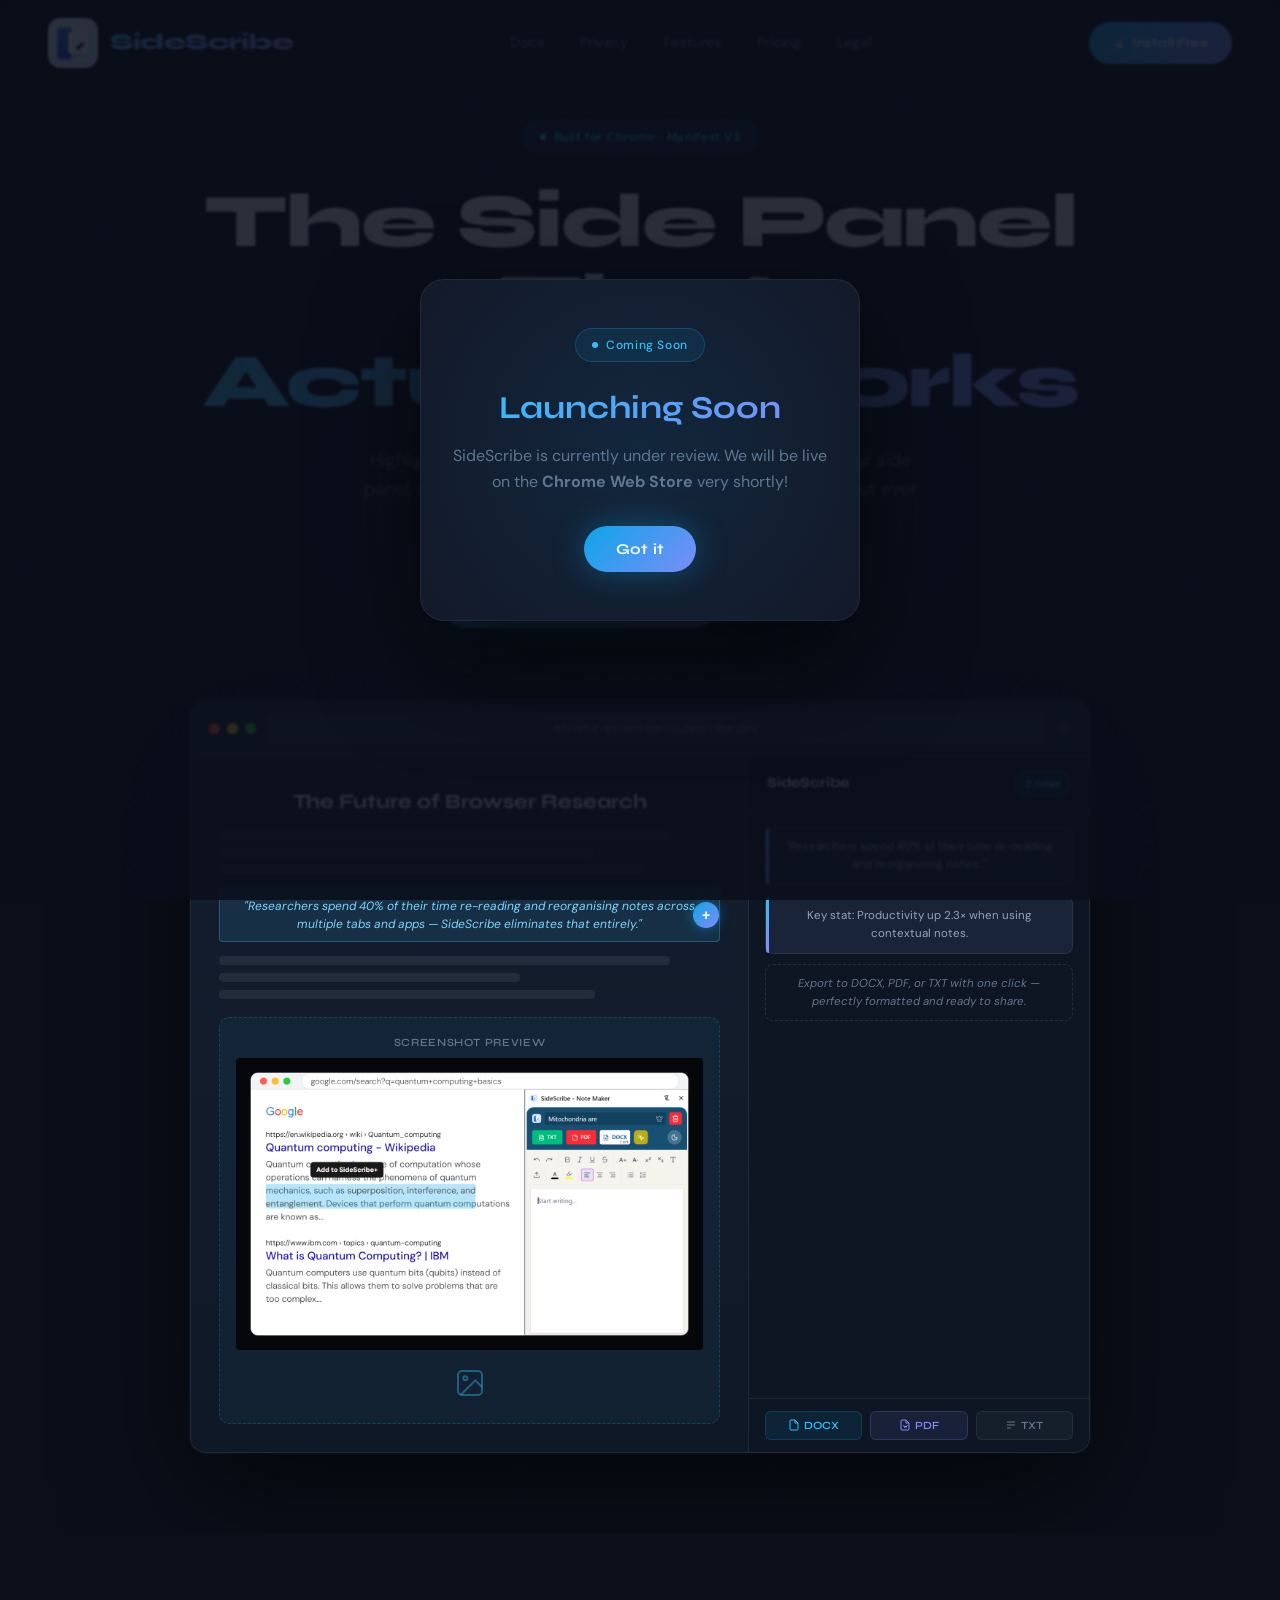
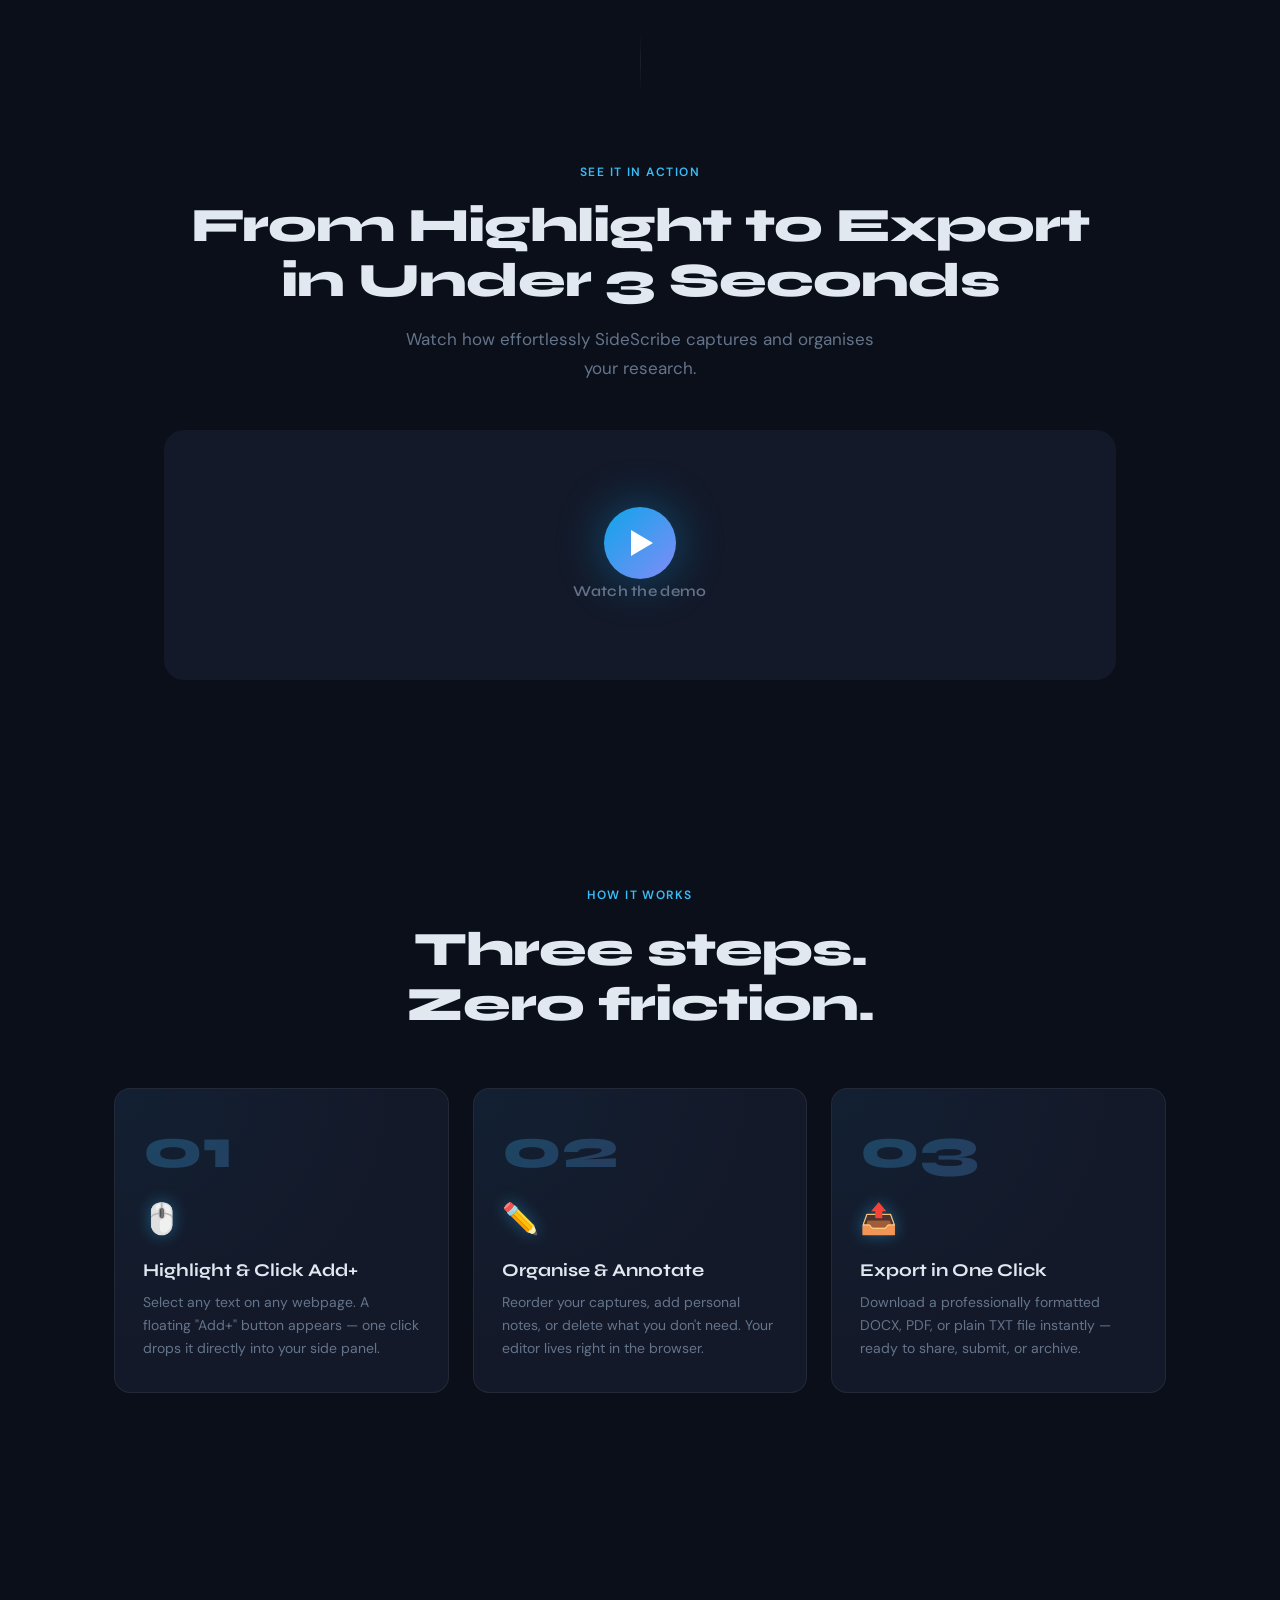
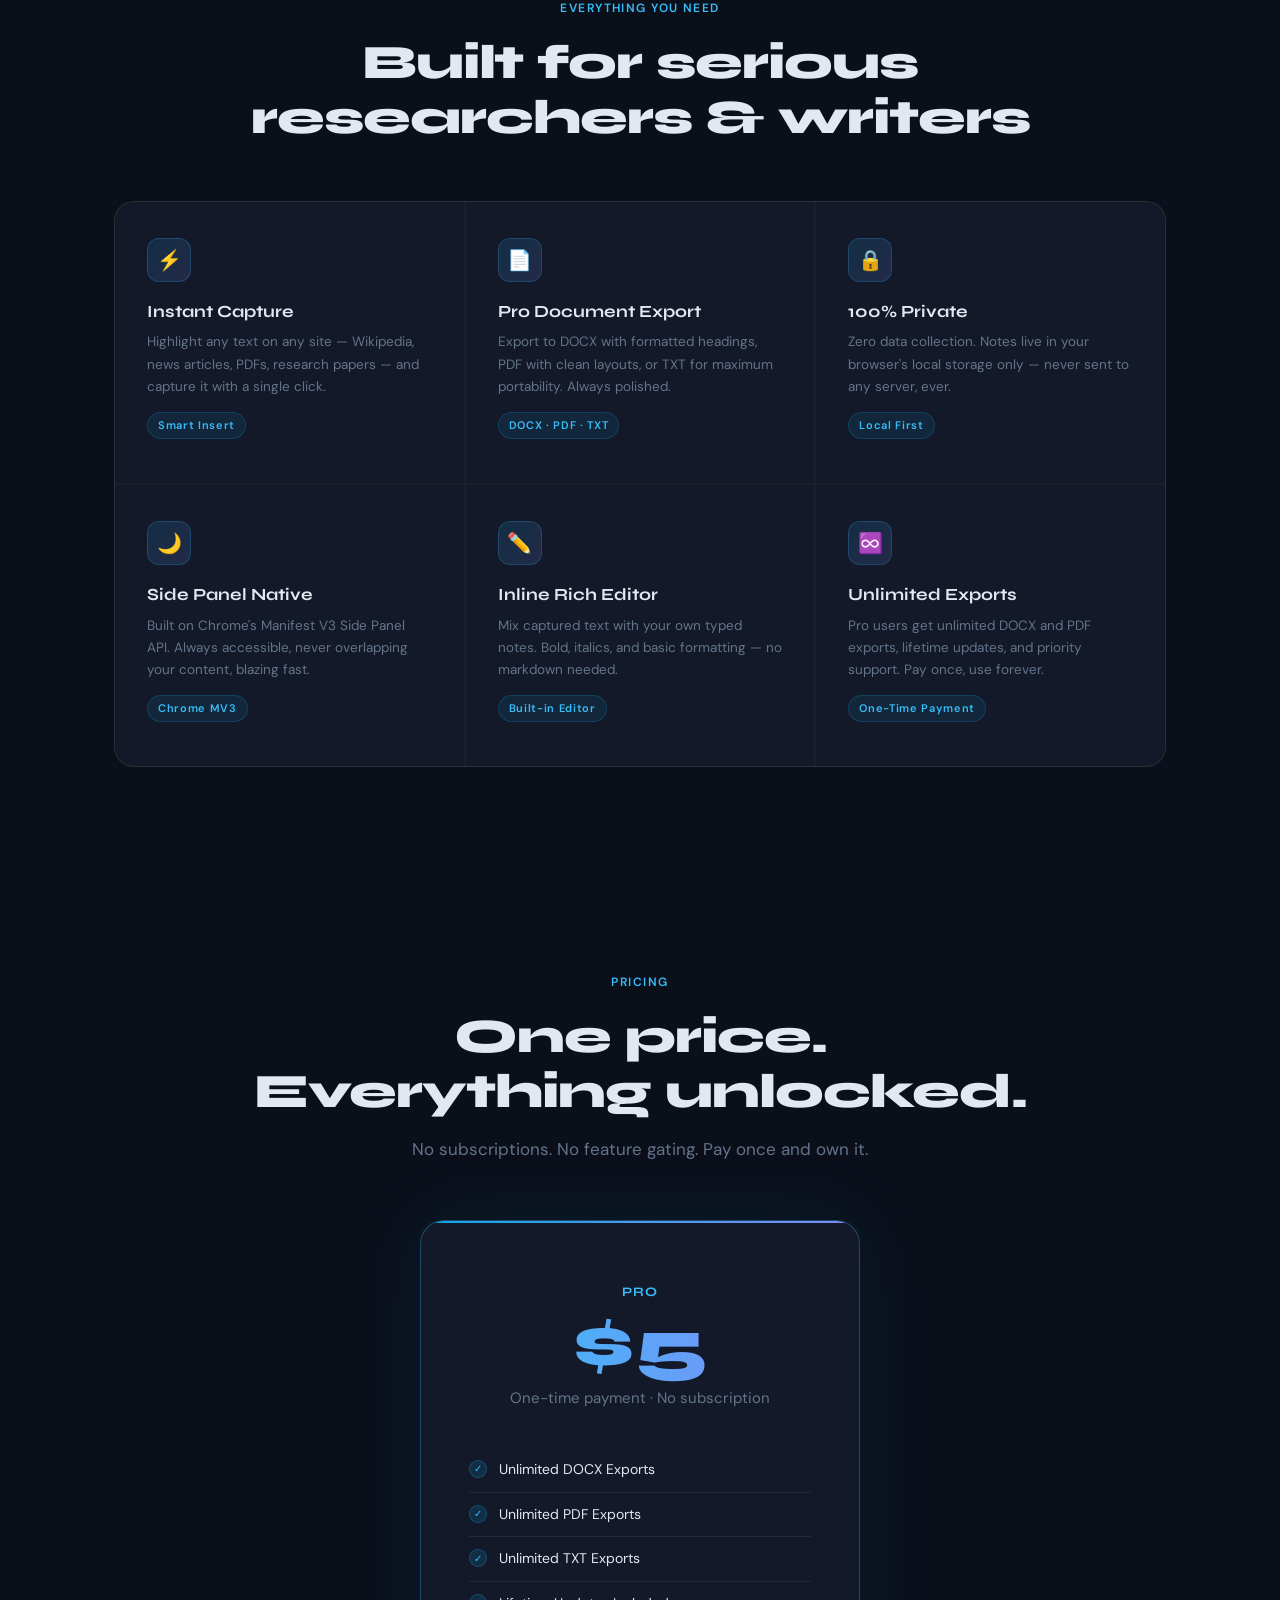
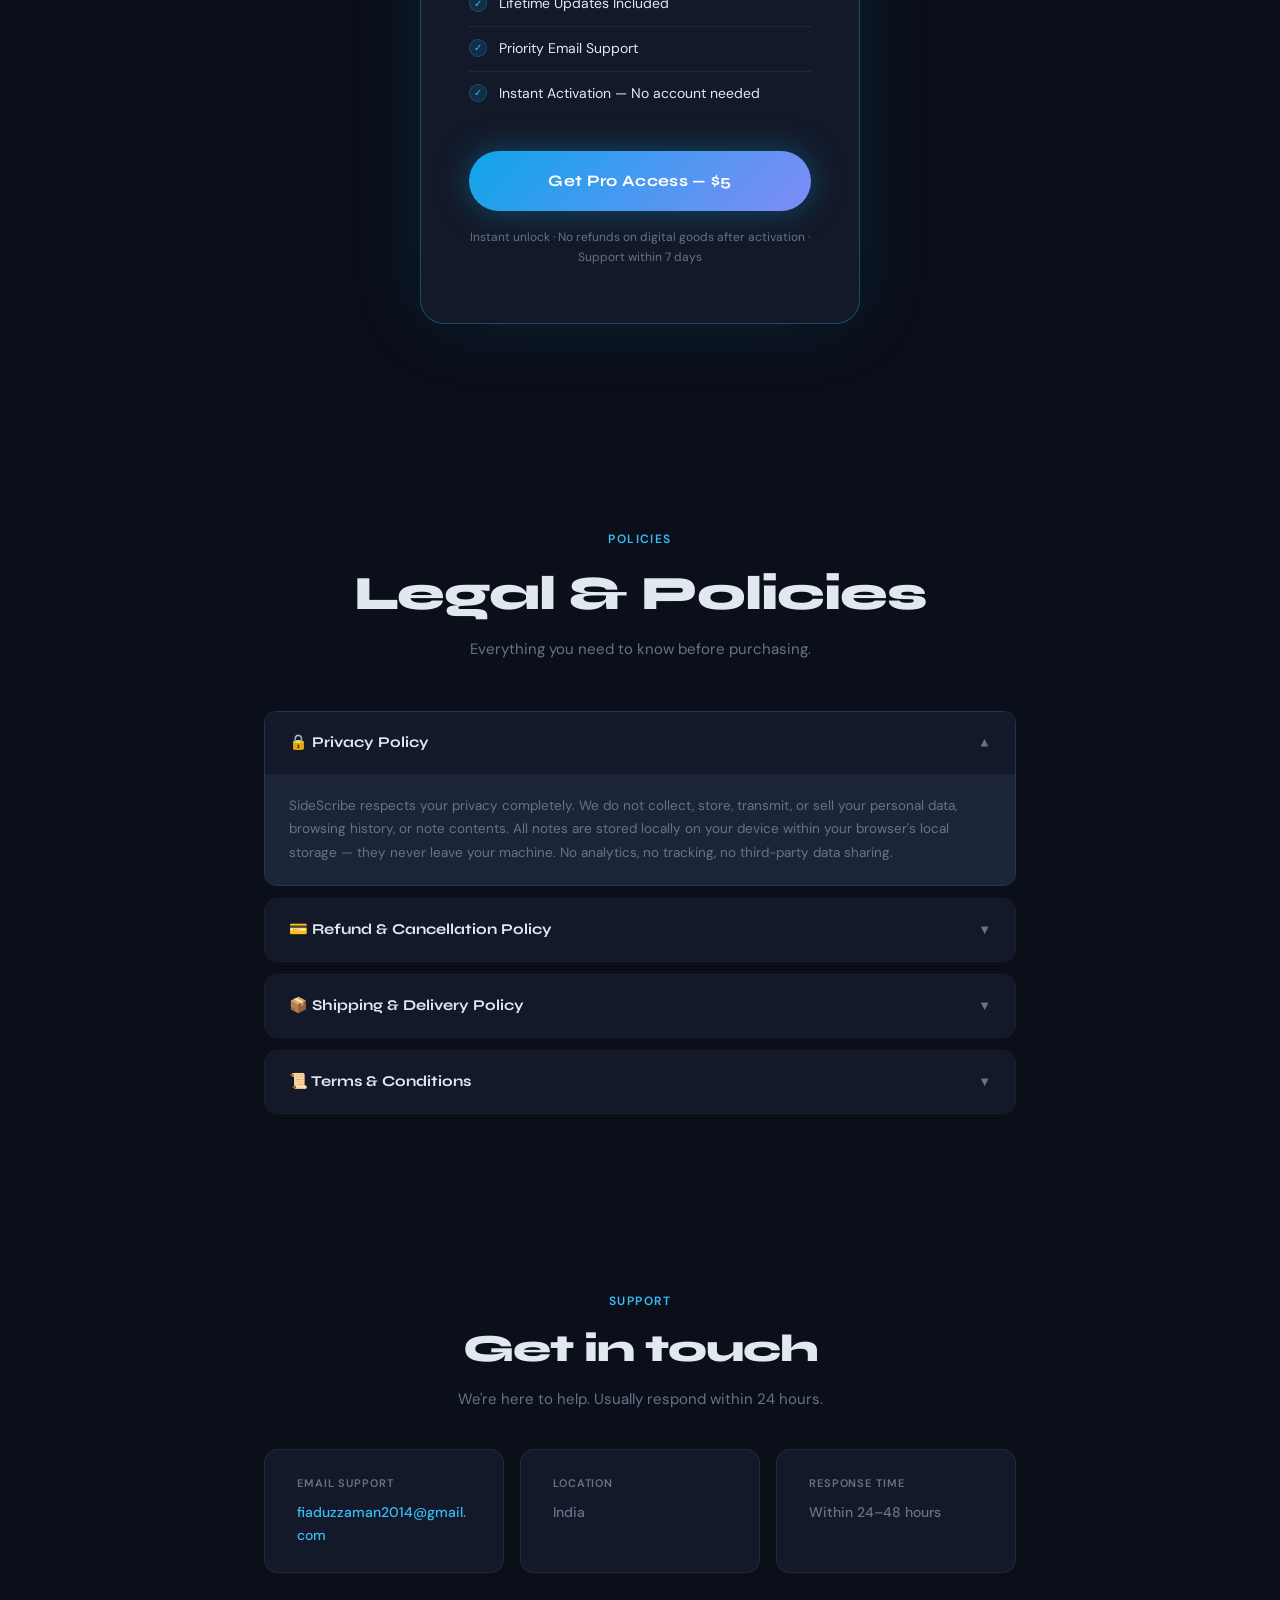
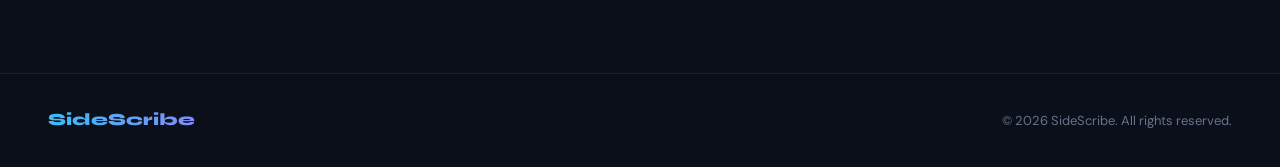
<file: index.html>
<!DOCTYPE html>
<html lang="en">
<head>
<meta charset="UTF-8">
<meta name="viewport" content="width=device-width, initial-scale=1.0">
<title>SideScribe — Browser Note-Taking, Reimagined</title>
<link rel="preconnect" href="https://fonts.googleapis.com">
<link rel="icon" type="image/svg+xml" href="icon.svg">
<link href="https://fonts.googleapis.com/css2?family=Syne:wght@400;500;600;700;800&family=DM+Sans:ital,wght@0,300;0,400;0,500;1,300&display=swap" rel="stylesheet">
<link rel="stylesheet" href="style.css">
</head>
<body>

<!-- NAV -->
<nav>
  
  <div style="display: flex; align-items: center; gap: 12px;" class="nav-logo">
  <img style="width: 50px; display: block;" src="icon.svg" alt="">
  SideScribe
</div>
  <div class="nav-links" id="navLinks">
    <!-- <a href="#how-it-works">How it works</a> -->
    <a href="documentation.html">Docs</a>
    <a href="privacy.html">Privacy</a>
    <a href="#features">Features</a>
    <a href="#pricing">Pricing</a>
    <a href="#legal">Legal</a>
  </div>
  
  <div class="nav-actions">
    <button class="hamburger" onclick="toggleMenu()">☰</button>
    <a href="#pricing" class="btn-pill">
      <svg width="13" height="13" viewBox="0 0 24 24" fill="none" stroke="currentColor" stroke-width="2.5"><path d="M12 5v14M5 12l7 7 7-7"/></svg>
      Install Free
    </a>
  </div>
</nav>
  <!-- <nav>
    <img style="width: 100px;" src="/logo.svg" alt="">
    <a href="#features">Features</a>
    <a href="documentation.html">Docs</a>
    <a href="#pricing">Pricing</a>
    <a href="#legal">Privacy</a>
    <a href="#legal">Terms</a>
    <a href="#legal">Refunds</a>
  </nav> -->

<!-- HERO -->
<section class="hero">
  <div class="hero-glow"></div>
  <div class="badge">
    <div class="badge-dot"></div>
    Built for Chrome · Manifest V3
  </div>
  <h1>The Side Panel That<br><span class="hl">Actually Works</span></h1>
  <p class="hero-sub">Highlight any text on any website, capture it instantly to your side panel, and export polished DOCX, PDF, or TXT notes — without ever switching tabs.</p>
  <div class="hero-cta">
    <a href="#pricing" class="btn-primary">
      <svg width="16" height="16" viewBox="0 0 24 24" fill="none" stroke="currentColor" stroke-width="2.5"><rect x="3" y="3" width="18" height="18" rx="3"/><path d="M8 12h8M12 8v8"/></svg>
      Add to Chrome — Free
    </a>
    <a href="#demo" class="btn-ghost">
      <svg width="14" height="14" viewBox="0 0 24 24" fill="none" stroke="currentColor" stroke-width="2.5"><polygon points="5 3 19 12 5 21 5 3"/></svg>
      Watch demo
    </a>
  </div>

  <!-- SCREENSHOT MOCKUP -->
  <div class="hero-visual">
    <div class="browser-frame">
      <div class="browser-bar">
        <div class="dot-row">
          <div class="dot r"></div>
          <div class="dot y"></div>
          <div class="dot g"></div>
        </div>
        <div class="url-bar">chrome-extension · sidescribe.dev</div>
        <svg width="16" height="16" viewBox="0 0 24 24" fill="none" stroke="#475569" stroke-width="1.5"><circle cx="12" cy="12" r="3"/><path d="M12 1v4M12 19v4M4.22 4.22l2.83 2.83M16.95 16.95l2.83 2.83M1 12h4M19 12h4M4.22 19.78l2.83-2.83M16.95 7.05l2.83-2.83"/></svg>
      </div>
      <div class="browser-body">
        <!-- SCREENSHOT SLOT (Left — main page) -->
        <div class="page-area">
          <div class="page-article-title">The Future of Browser Research</div>
          <div class="page-line w90"></div>
          <div class="page-line w75"></div>
          <div class="page-line w85"></div>
          <div class="highlight-zone">
            "Researchers spend 40% of their time re-reading and reorganising notes across multiple tabs and apps — SideScribe eliminates that entirely."
            <button class="add-btn">+</button>
          </div>
          <div class="page-line w90"></div>
          <div class="page-line w60"></div>
          <div class="page-line w75"></div>
          <!-- Screenshot placeholder -->
      <div style="margin-top:18px; background: rgba(56,189,248,0.06); border:1px dashed rgba(56,189,248,0.2); border-radius:10px; padding:16px; text-align:center;">
    <div style="font-size:11px;color:var(--muted);margin-bottom:6px;font-family:'Syne',sans-serif;font-weight:600;letter-spacing:0.06em;text-transform:uppercase;">Screenshot Preview</div>
    <div style="font-size:12px;color:#475569;font-style:italic;">
        <img src="landing1.png" alt="" style="max-width: 100%; height: auto; border-radius: 4px;">
    </div>
    <div style="margin-top:10px;">
        <svg width="32" height="32" viewBox="0 0 24 24" fill="none" stroke="rgba(56,189,248,0.4)" stroke-width="1.5" style="display:inline-block;">
            <rect x="3" y="3" width="18" height="18" rx="3"/>
            <circle cx="8.5" cy="8.5" r="1.5"/>
            <path d="M21 15l-5-5L5 21"/>
        </svg>
    </div>
</div>
        </div>
        <!-- SIDE PANEL (Right) -->
        <div class="panel-area">
          <div class="panel-header">
            <div class="panel-title">SideScribe</div>
            <div class="panel-badges">
              <div class="chip">3 notes</div>
            </div>
          </div>
          <div class="panel-content">
            <div class="note-block">
              "Researchers spend 40% of their time re-reading and reorganising notes..."
            </div>
            <div class="note-block">
              Key stat: Productivity up 2.3× when using contextual notes.
            </div>
            <div class="note-typed">
             Export to DOCX, PDF, or TXT with one click — perfectly formatted and ready to share.
            </div>
          </div>
          <div class="panel-toolbar">
            <button class="toolbar-btn docx">
              <svg width="12" height="12" viewBox="0 0 24 24" fill="none" stroke="currentColor" stroke-width="2"><path d="M14 2H6a2 2 0 00-2 2v16a2 2 0 002 2h12a2 2 0 002-2V8z"/><polyline points="14 2 14 8 20 8"/></svg>
              DOCX
            </button>
            <button class="toolbar-btn pdf">
              <svg width="12" height="12" viewBox="0 0 24 24" fill="none" stroke="currentColor" stroke-width="2"><path d="M14 2H6a2 2 0 00-2 2v16a2 2 0 002 2h12a2 2 0 002-2V8z"/><polyline points="14 2 14 8 20 8"/><path d="M9 13h1l1 4 1.5-3 1.5 3L16 13h1"/></svg>
              PDF
            </button>
            <button class="toolbar-btn txt">
              <svg width="12" height="12" viewBox="0 0 24 24" fill="none" stroke="currentColor" stroke-width="2"><path d="M4 6h16M4 12h16M4 18h8"/></svg>
              TXT
            </button>
          </div>
        </div>
      </div>
    </div>
  </div>
</section>

<!-- VIDEO DEMO -->
<section class="video-section" id="demo">
  <div class="divider"></div>
  <div style="height:64px;"></div>
  <span class="section-eyebrow">See it in action</span>
  <h2 class="section-title">From Highlight to Export<br>in Under 3 Seconds</h2>
  <p class="section-sub">Watch how effortlessly SideScribe captures and organises your research.</p>

  <div class="video-wrapper" id="videoWrapper">
    <!-- VIDEO GOES HERE — replace src with your actual video file or YouTube embed -->
    <video id="demoVideo" controls poster="" style="display:none;">
      <source src="ad1.mp4" type="video/mp4">
    </video>
    <div class="video-placeholder" id="videoPlaceholder">
      <button class="play-btn" onclick="playVideo()">
        <div class="play-triangle"></div>
      </button>
      <div class="video-label">Watch the demo</div>
      
    </div>
  </div>
</section>

<!-- HOW IT WORKS -->
<section class="steps-section" id="how-it-works">
  <div style="text-align:center;">
    <span class="section-eyebrow">How it works</span>
    <h2 class="section-title">Three steps.<br>Zero friction.</h2>
  </div>
  <div class="steps-grid">
    <div class="step-card">
      <div class="step-num">01</div>
      <span class="step-icon">🖱️</span>
      <h3>Highlight & Click Add+</h3>
      <p>Select any text on any webpage. A floating "Add+" button appears — one click drops it directly into your side panel.</p>
    </div>
    <div class="step-card">
      <div class="step-num">02</div>
      <span class="step-icon">✏️</span>
      <h3>Organise & Annotate</h3>
      <p>Reorder your captures, add personal notes, or delete what you don't need. Your editor lives right in the browser.</p>
    </div>
    <div class="step-card">
      <div class="step-num">03</div>
      <span class="step-icon">📤</span>
      <h3>Export in One Click</h3>
      <p>Download a professionally formatted DOCX, PDF, or plain TXT file instantly — ready to share, submit, or archive.</p>
    </div>
  </div>
</section>

<!-- FEATURES -->
<section class="features-section" id="features">
  <div style="text-align:center;">
    <span class="section-eyebrow">Everything you need</span>
    <h2 class="section-title">Built for serious<br>researchers & writers</h2>
  </div>
  <div class="features-grid">
    <div class="feature-tile">
      <div class="feature-icon">⚡</div>
      <h3>Instant Capture</h3>
      <p>Highlight any text on any site — Wikipedia, news articles, PDFs, research papers — and capture it with a single click.</p>
      <span class="feature-tag">Smart Insert</span>
    </div>
    <div class="feature-tile">
      <div class="feature-icon">📄</div>
      <h3>Pro Document Export</h3>
      <p>Export to DOCX with formatted headings, PDF with clean layouts, or TXT for maximum portability. Always polished.</p>
      <span class="feature-tag">DOCX · PDF · TXT</span>
    </div>
    <div class="feature-tile">
      <div class="feature-icon">🔒</div>
      <h3>100% Private</h3>
      <p>Zero data collection. Notes live in your browser's local storage only — never sent to any server, ever.</p>
      <span class="feature-tag">Local First</span>
    </div>
    <div class="feature-tile">
      <div class="feature-icon">🌙</div>
      <h3>Side Panel Native</h3>
      <p>Built on Chrome's Manifest V3 Side Panel API. Always accessible, never overlapping your content, blazing fast.</p>
      <span class="feature-tag">Chrome MV3</span>
    </div>
    <div class="feature-tile">
      <div class="feature-icon">✏️</div>
      <h3>Inline Rich Editor</h3>
      <p>Mix captured text with your own typed notes. Bold, italics, and basic formatting — no markdown needed.</p>
      <span class="feature-tag">Built-in Editor</span>
    </div>
    <div class="feature-tile">
      <div class="feature-icon">♾️</div>
      <h3>Unlimited Exports</h3>
      <p>Pro users get unlimited DOCX and PDF exports, lifetime updates, and priority support. Pay once, use forever.</p>
      <span class="feature-tag">One-Time Payment</span>
    </div>
  </div>
</section>

<!-- PRICING -->
<section class="pricing-section" id="pricing">
  <span class="section-eyebrow">Pricing</span>
  <h2 class="section-title">One price.<br>Everything unlocked.</h2>
  <p class="section-sub">No subscriptions. No feature gating. Pay once and own it.</p>

  <div class="pricing-card">
    <div style="margin-bottom:6px;">
      <span style="font-family:'Syne',sans-serif;font-size:13px;font-weight:700;letter-spacing:0.08em;color:var(--sky2);text-transform:uppercase;">Pro</span>
    </div>
    <div class="price-amount">$5</div>
    <div class="price-label">One-time payment · No subscription</div>
    <ul class="pricing-list">
      <li><span class="check">✓</span> Unlimited DOCX Exports</li>
      <li><span class="check">✓</span> Unlimited PDF Exports</li>
      <li><span class="check">✓</span> Unlimited TXT Exports</li>
      <li><span class="check">✓</span> Lifetime Updates Included</li>
      <li><span class="check">✓</span> Priority Email Support</li>
      <li><span class="check">✓</span> Instant Activation — No account needed</li>
    </ul>
    <a href="#" class="btn-primary" style="width:100%;justify-content:center;font-size:16px;padding:16px;">
      Get Pro Access — $5
    </a>
    <p style="font-size:12px;color:var(--muted);margin-top:16px;">Instant unlock · No refunds on digital goods after activation · Support within 7 days</p>
  </div>
</section>

<!-- LEGAL -->
<section class="legal-section" id="legal">
  <div style="text-align:center;">
    <span class="section-eyebrow">Policies</span>
    <h2 class="section-title">Legal & Policies</h2>
    <p class="section-sub" style="margin:12px auto 0;font-size:15px;">Everything you need to know before purchasing.</p>
  </div>

  <div class="legal-accordion">
    <div class="legal-item open">
      <div class="legal-head" onclick="toggleLegal(this)">
        <h3>🔒 Privacy Policy</h3>
        <span class="legal-arrow">▼</span>
      </div>
      <div class="legal-body">
        SideScribe respects your privacy completely. We do not collect, store, transmit, or sell your personal data, browsing history, or note contents. All notes are stored locally on your device within your browser's local storage — they never leave your machine. No analytics, no tracking, no third-party data sharing.
      </div>
    </div>
    <div class="legal-item">
      <div class="legal-head" onclick="toggleLegal(this)">
        <h3>💳 Refund & Cancellation Policy</h3>
        <span class="legal-arrow">▼</span>
      </div>
      <div class="legal-body">
        Due to the instant digital nature of SideScribe Pro, we generally do not offer refunds once Pro features have been activated. However, if you experience technical issues that prevent normal use, please contact our support within 7 days of purchase and we will work to resolve the issue or offer a resolution. Chargebacks for activated licenses will be disputed.
      </div>
    </div>
    <div class="legal-item">
      <div class="legal-head" onclick="toggleLegal(this)">
        <h3>📦 Shipping & Delivery Policy</h3>
        <span class="legal-arrow">▼</span>
      </div>
      <div class="legal-body">
        SideScribe is a 100% digital software product. Upon successful payment, your Pro features are unlocked instantly within the Chrome extension associated with your purchase. No physical product is shipped. No download is required beyond the initial extension installation from the Chrome Web Store.
      </div>
    </div>
    <div class="legal-item">
      <div class="legal-head" onclick="toggleLegal(this)">
        <h3>📜 Terms & Conditions</h3>
        <span class="legal-arrow">▼</span>
      </div>
      <div class="legal-body">
        By using SideScribe, you agree to use the tool solely for lawful personal or professional note-taking purposes. You agree not to use SideScribe for illegal data scraping, copyright infringement, or harvesting content from sites that prohibit it. SideScribe is provided "as is" without warranty. We are not responsible for data loss resulting from browser storage clearing, extension uninstall, or device failure. Back up important notes before clearing browser data.
      </div>
    </div>
  </div>
</section>

<!-- CONTACT -->
<section class="contact-section">
  <span class="section-eyebrow">Support</span>
  <h2 class="section-title" style="font-size:clamp(24px,3vw,40px);">Get in touch</h2>
  <p style="color:var(--muted);font-size:15px;margin-top:8px;">We're here to help. Usually respond within 24 hours.</p>
  <div class="contact-cards">
    <div class="contact-card">
      <div class="label">Email Support</div>
      <div class="value">fiaduzzaman2014@gmail.com</div>
    </div>
    <div class="contact-card">
      <div class="label">Location</div>
      <div class="value" style="color:var(--muted);">India</div>
    </div>
    <div class="contact-card">
      <div class="label">Response Time</div>
      <div class="value" style="color:var(--muted);">Within 24–48 hours</div>
    </div>
  </div>
</section>

<!-- FOOTER -->
<footer>
  <div class="footer-logo">SideScribe</div>
  <p>© 2026 SideScribe. All rights reserved.</p>

</footer>

<div class="modal-overlay" id="modalOverlay">
  <div class="modal-content">
    <div class="modal-glow"></div>
    <div class="badge">
      <div class="badge-dot"></div>
      Coming Soon
    </div>
    <h2>Launching Soon</h2>
    <p>SideScribe is currently under review. We will be live on the <strong>Chrome Web Store</strong> very shortly!</p>
    <button class="btn-primary" onclick="closeModal()">Got it</button>
  </div>
</div>
<script src="sript.js"></script>



</body>
</html>
</file>
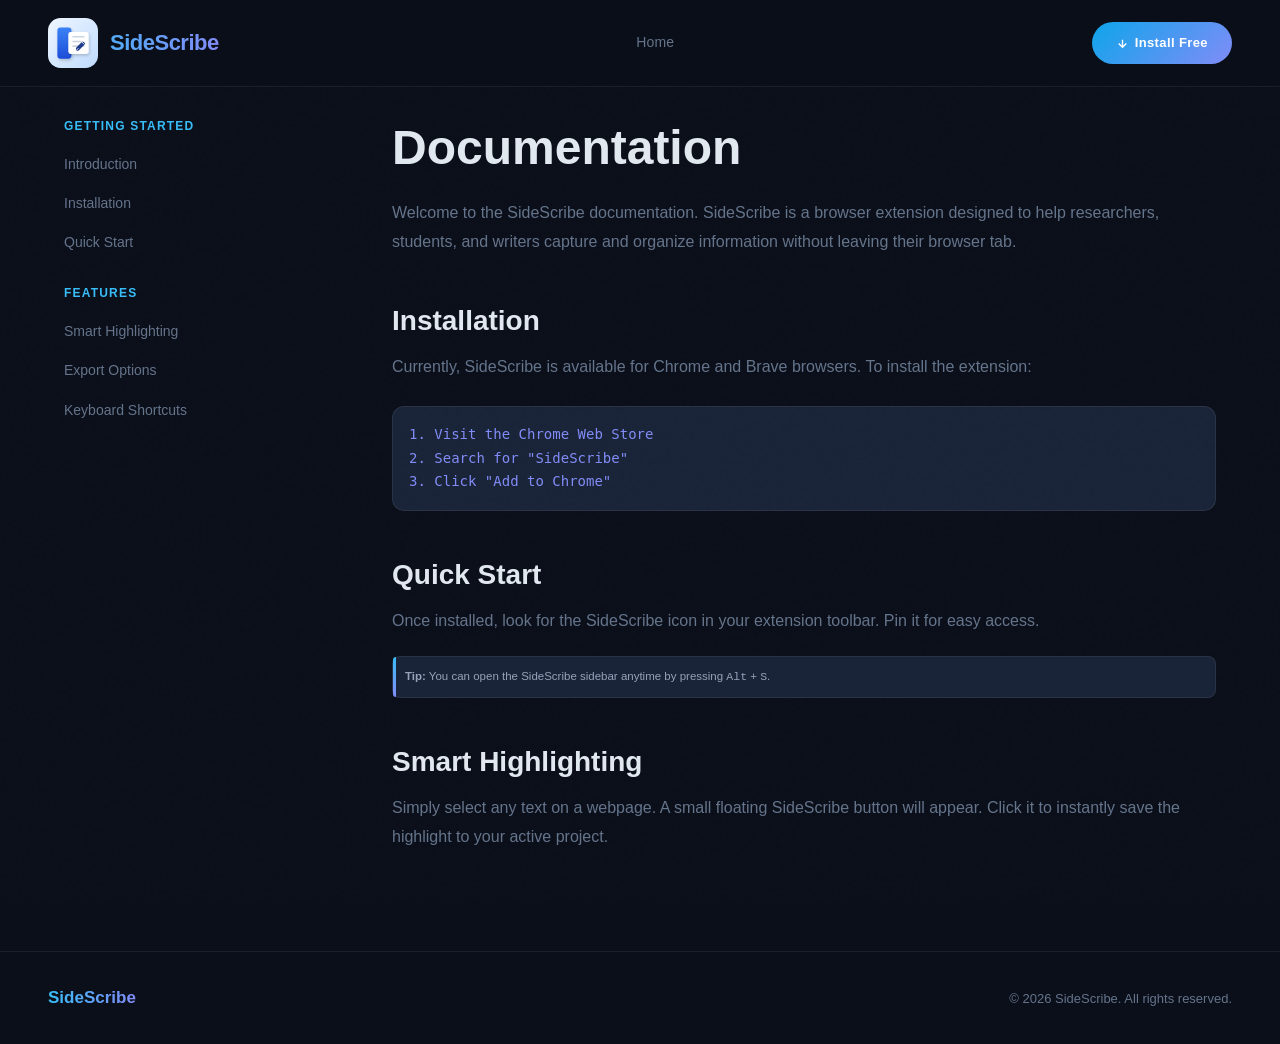
<file: documentation.html>
<!DOCTYPE html>
<html lang="en">
<head>
  <meta charset="UTF-8">
  <meta name="viewport" content="width=device-width, initial-scale=1.0">
  <title>Documentation | SideScribe</title>
  <link rel="icon" type="image/svg+xml" href="icon.svg">
  <link rel="stylesheet" href="style.css">
  <style>
    .docs-container {
      display: grid;
      grid-template-columns: 280px 1fr;
      gap: 48px;
      max-width: 1200px;
      margin: 120px auto 80px;
      padding: 0 24px;
    }

    /* Sidebar Navigation */
    .docs-sidebar {
      position: sticky;
      top: 100px;
      height: fit-content;
    }

    .docs-nav-group { margin-bottom: 32px; }
    .docs-nav-group h4 {
      font-size: 12px;
      text-transform: uppercase;
      letter-spacing: 0.1em;
      color: var(--sky2);
      margin-bottom: 16px;
    }

    .docs-nav-group ul { list-style: none; }
    .docs-nav-group li { margin-bottom: 12px; }
    .docs-nav-group a {
      color: var(--muted);
      text-decoration: none;
      font-size: 14px;
      transition: color 0.2s;
    }
    .docs-nav-group a:hover { color: var(--text); }

    /* Content Area */
    .docs-content { min-width: 0; } /* Fixes text overflow in flex/grid */
    .docs-content h1 { font-size: 48px; margin-bottom: 24px; }
    .docs-content h2 { font-size: 28px; margin-top: 48px; margin-bottom: 16px; color: var(--text); }
    .docs-content p { color: var(--muted); margin-bottom: 20px; line-height: 1.8; }
    
    /* Code Blocks */
    .code-block {
      background: var(--surface2);
      border: 1px solid var(--border);
      border-radius: 12px;
      padding: 16px;
      font-family: 'monospace';
      font-size: 14px;
      color: var(--violet);
      margin: 24px 0;
      overflow-x: auto; /* Scroll code if too long */
    }

    /* Mobile Responsiveness */
    @media (max-width: 992px) {
      .docs-container { grid-template-columns: 1fr; }
      .docs-sidebar { display: none; } /* Or move to top as a menu */
      .docs-content h1 { font-size: 32px; }
    }
  </style>
</head>
<body>

  <nav>
  
  <div style="display: flex; align-items: center; gap: 12px;" class="nav-logo">
  <img style="width: 50px; display: block;" src="icon.svg" alt="">
  SideScribe
</div>
  <div class="nav-links" id="navLinks">
    <!-- <a href="#how-it-works">How it works</a> -->
    <a href="index.html">Home</a>
    
  </div>
  
  <div class="nav-actions">
    <button class="hamburger" onclick="toggleMenu()">☰</button>
    <a href="#pricing" class="btn-pill">
      <svg width="13" height="13" viewBox="0 0 24 24" fill="none" stroke="currentColor" stroke-width="2.5"><path d="M12 5v14M5 12l7 7 7-7"/></svg>
      Install Free
    </a>
  </div>
</nav>

  <div class="docs-container">
    <aside class="docs-sidebar">
      <div class="docs-nav-group">
        <h4>Getting Started</h4>
        <ul>
          <li><a href="#introduction">Introduction</a></li>
          <li><a href="#installation">Installation</a></li>
          <li><a href="#quickstart">Quick Start</a></li>
        </ul>
      </div>
      <div class="docs-nav-group">
        <h4>Features</h4>
        <ul>
          <li><a href="#highlighting">Smart Highlighting</a></li>
          <li><a href="#exporting">Export Options</a></li>
          <li><a href="#shortcuts">Keyboard Shortcuts</a></li>
        </ul>
      </div>
    </aside>

    <main class="docs-content">
      <section id="introduction">
        <h1>Documentation</h1>
        <p>Welcome to the SideScribe documentation. SideScribe is a browser extension designed to help researchers, students, and writers capture and organize information without leaving their browser tab.</p>
      </section>

      <section id="installation">
        <h2>Installation</h2>
        <p>Currently, SideScribe is available for Chrome and Brave browsers. To install the extension:</p>
        <div class="code-block">
          1. Visit the Chrome Web Store<br>
          2. Search for "SideScribe"<br>
          3. Click "Add to Chrome"
        </div>
      </section>

      <section id="quickstart">
        <h2>Quick Start</h2>
        <p>Once installed, look for the SideScribe icon in your extension toolbar. Pin it for easy access.</p>
        <div class="note-block">
          <strong>Tip:</strong> You can open the SideScribe sidebar anytime by pressing <kbd>Alt</kbd> + <kbd>S</kbd>.
        </div>
      </section>

      <section id="highlighting">
        <h2>Smart Highlighting</h2>
        <p>Simply select any text on a webpage. A small floating SideScribe button will appear. Click it to instantly save the highlight to your active project.</p>
      </section>
    </main>
  </div>

  <footer>
    <div class="footer-logo">SideScribe</div>
    <p>© 2026 SideScribe. All rights reserved.</p>
  </footer>

</body>
</html>
</file>
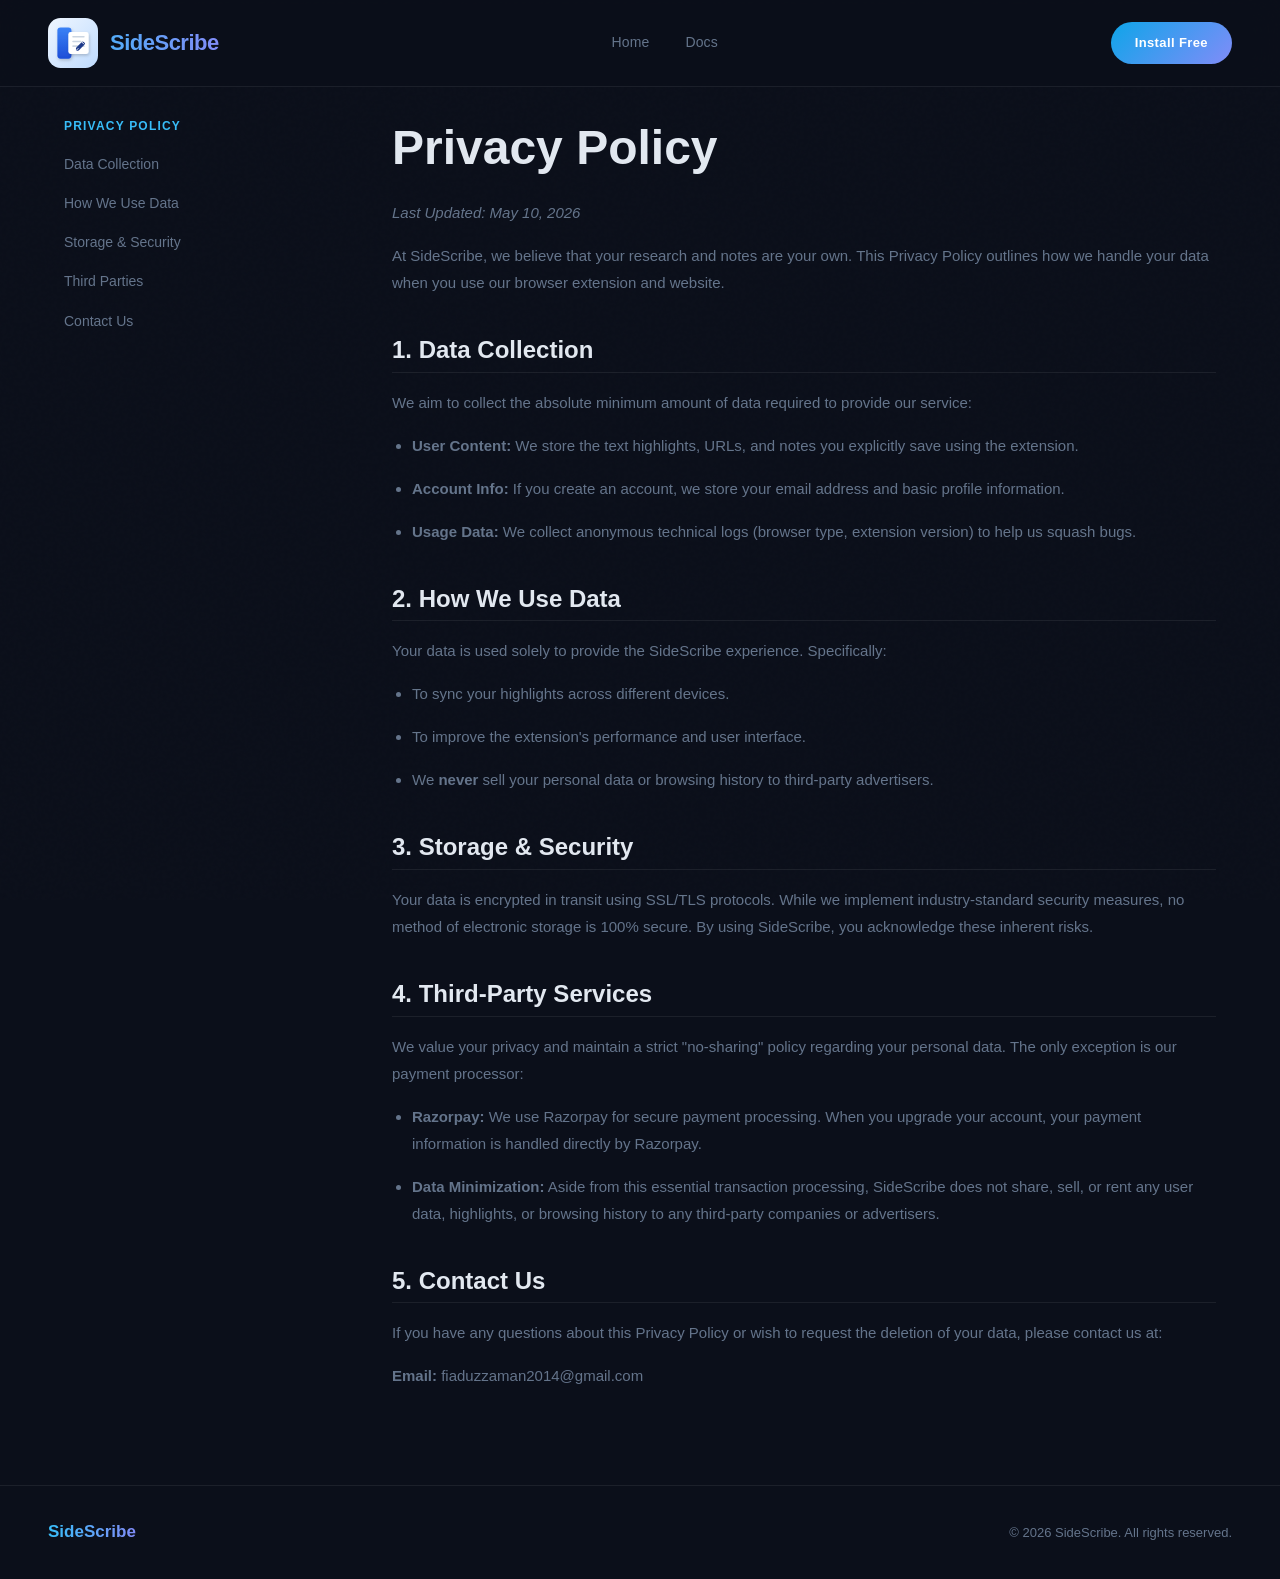
<file: privacy.html>
<!DOCTYPE html>
<html lang="en">
<head>
  <meta charset="UTF-8">
  <meta name="viewport" content="width=device-width, initial-scale=1.0">
  <title>Privacy Policy | SideScribe</title>
  <link rel="icon" type="image/svg+xml" href="icon.svg">
  <link rel="stylesheet" href="style.css">
  <style>
    /* Reusing your grid layout for consistency */
    .docs-container {
      display: grid;
      grid-template-columns: 280px 1fr;
      gap: 48px;
      max-width: 1200px;
      margin: 120px auto 80px;
      padding: 0 24px;
    }

    .docs-sidebar {
      position: sticky;
      top: 100px;
      height: fit-content;
    }

    .docs-nav-group { margin-bottom: 32px; }
    .docs-nav-group h4 {
      font-size: 12px;
      text-transform: uppercase;
      letter-spacing: 0.1em;
      color: var(--sky2);
      margin-bottom: 16px;
    }

    .docs-nav-group ul { list-style: none; }
    .docs-nav-group li { margin-bottom: 12px; }
    .docs-nav-group a {
      color: var(--muted);
      text-decoration: none;
      font-size: 14px;
      transition: color 0.2s;
    }
    .docs-nav-group a:hover { color: var(--text); }

    .docs-content { min-width: 0; }
    .docs-content h1 { font-size: 48px; margin-bottom: 24px; }
    .docs-content h2 { font-size: 24px; margin-top: 40px; margin-bottom: 16px; color: var(--text); border-bottom: 1px solid var(--border); padding-bottom: 8px; }
    .docs-content p, .docs-content li { color: var(--muted); margin-bottom: 16px; line-height: 1.8; font-size: 15px; }
    .docs-content ul { padding-left: 20px; margin-bottom: 20px; }

    .last-updated {
      font-size: 14px;
      color: var(--sky2);
      margin-bottom: 40px;
      font-style: italic;
    }

    @media (max-width: 992px) {
      .docs-container { grid-template-columns: 1fr; }
      .docs-sidebar { display: none; }
      .docs-content h1 { font-size: 32px; }
    }
  </style>
</head>
<body>

<nav>
  <div style="display: flex; align-items: center; gap: 12px;" class="nav-logo">
    <img style="width: 50px; display: block;" src="icon.svg" alt="">
    SideScribe
  </div>
  <div class="nav-links" id="navLinks">
    <a href="index.html">Home</a>
    <a href="docs.html">Docs</a>
  </div>
  <div class="nav-actions">
    <button class="hamburger" onclick="toggleMenu()">☰</button>
    <a href="#" class="btn-pill">Install Free</a>
  </div>
</nav>

<div class="docs-container">
  <aside class="docs-sidebar">
    <div class="docs-nav-group">
      <h4>Privacy Policy</h4>
      <ul>
        <li><a href="#data-collection">Data Collection</a></li>
        <li><a href="#data-usage">How We Use Data</a></li>
        <li><a href="#storage">Storage & Security</a></li>
        <li><a href="#third-parties">Third Parties</a></li>
        <li><a href="#contact">Contact Us</a></li>
      </ul>
    </div>
  </aside>

  <main class="docs-content">
    <section id="header">
      <h1>Privacy Policy</h1>
      <p class="last-updated">Last Updated: May 10, 2026</p>
      <p>At SideScribe, we believe that your research and notes are your own. This Privacy Policy outlines how we handle your data when you use our browser extension and website.</p>
    </section>

    <section id="data-collection">
      <h2>1. Data Collection</h2>
      <p>We aim to collect the absolute minimum amount of data required to provide our service:</p>
      <ul>
        <li><strong>User Content:</strong> We store the text highlights, URLs, and notes you explicitly save using the extension.</li>
        <li><strong>Account Info:</strong> If you create an account, we store your email address and basic profile information.</li>
        <li><strong>Usage Data:</strong> We collect anonymous technical logs (browser type, extension version) to help us squash bugs.</li>
      </ul>
    </section>

    <section id="data-usage">
      <h2>2. How We Use Data</h2>
      <p>Your data is used solely to provide the SideScribe experience. Specifically:</p>
      <ul>
        <li>To sync your highlights across different devices.</li>
        <li>To improve the extension's performance and user interface.</li>
        <li>We <strong>never</strong> sell your personal data or browsing history to third-party advertisers.</li>
      </ul>
    </section>

    <section id="storage">
      <h2>3. Storage & Security</h2>
      <p>Your data is encrypted in transit using SSL/TLS protocols. While we implement industry-standard security measures, no method of electronic storage is 100% secure. By using SideScribe, you acknowledge these inherent risks.</p>
    </section>

    <section id="third-parties">
  <h2>4. Third-Party Services</h2>
  <p>We value your privacy and maintain a strict "no-sharing" policy regarding your personal data. The only exception is our payment processor:</p>
  <ul>
    <li><strong>Razorpay:</strong> We use Razorpay for secure payment processing. When you upgrade your account, your payment information is handled directly by Razorpay.</li>
    <li><strong>Data Minimization:</strong> Aside from this essential transaction processing, SideScribe does not share, sell, or rent any user data, highlights, or browsing history to any third-party companies or advertisers.</li>
  </ul>
</section>

    <section id="contact">
      <h2>5. Contact Us</h2>
      <p>If you have any questions about this Privacy Policy or wish to request the deletion of your data, please contact us at:</p>
      <p><strong>Email:</strong> fiaduzzaman2014@gmail.com</p>
    </section>
  </main>
</div>

<footer>
  <div class="footer-logo">SideScribe</div>
  <p>© 2026 SideScribe. All rights reserved.</p>
</footer>

</body>
</html>
</file>
<file: style.css>
:root {
    --ink: #0b0f1a;
    --ink2: #1c2438;
    --sky: #0ea5e9;
    --sky2: #38bdf8;
    --violet: #818cf8;
    --surface: #131929;
    --surface2: #1a2438;
    --border: rgba(255,255,255,0.07);
    --text: #e2e8f0;
    --muted: #64748b;
    --glow: rgba(14,165,233,0.15);
  }
  *, *::before, *::after { box-sizing: border-box; margin: 0; padding: 0; }
  html { scroll-behavior: smooth; overflow-x: hidden; }
  body {
    background: var(--ink);
    color: var(--text);
    font-family: 'DM Sans', sans-serif;
    font-size: 16px;
    line-height: 1.7;
    overflow-x: hidden;
    width: 100%;
    /* Prevents long words from breaking the layout */
    overflow-wrap: break-word;
    word-wrap: break-word;
    hyphens: auto;
  }
  h1,h2,h3,h4,h5 { 
    font-family: 'Syne', sans-serif; 
    line-height: 1.15; 
    overflow-wrap: break-word;
  }

  /* --- NOISE TEXTURE OVERLAY --- */
  body::before {
    content: '';
    position: fixed; inset: 0;
    background-image: url("data:image/svg+xml,%3Csvg viewBox='0 0 256 256' xmlns='http://www.w3.org/2000/svg'%3E%3Cfilter id='noise'%3E%3CfeTurbulence type='fractalNoise' baseFrequency='0.9' numOctaves='4' stitchTiles='stitch'/%3E%3C/filter%3E%3Crect width='100%25' height='100%25' filter='url(%23noise)' opacity='0.03'/%3E%3C/svg%3E");
    pointer-events: none; z-index: 0; opacity: 0.4;
  }

  /* --- NAV --- */
  nav {
    position: fixed; top: 0; left: 0; right: 0; z-index: 100;
    padding: 18px 48px;
    display: flex; align-items: center; justify-content: space-between;
    background: rgba(11,15,26,0.75);
    backdrop-filter: blur(16px);
    border-bottom: 1px solid var(--border);
    transition: all 0.3s;
  }
  .nav-logo {
    font-family: 'Syne', sans-serif;
    font-size: 22px; font-weight: 800;
    background: linear-gradient(90deg, var(--sky2), var(--violet));
    -webkit-background-clip: text; -webkit-text-fill-color: transparent;
    letter-spacing: -0.5px;
  }
  .nav-links { display: flex; gap: 36px; align-items: center; }
  .nav-links a {
    color: var(--muted); text-decoration: none;
    font-size: 14px; font-weight: 400; letter-spacing: 0.01em;
    transition: color 0.2s;
  }
  .nav-links a:hover { color: var(--text); }
  .btn-pill {
    background: linear-gradient(135deg, var(--sky), var(--violet));
    color: #fff; border: none; cursor: pointer;
    padding: 10px 24px; border-radius: 100px;
    font-family: 'Syne', sans-serif; font-size: 13px; font-weight: 600;
    letter-spacing: 0.03em; text-decoration: none;
    transition: opacity 0.2s, transform 0.15s;
    display: inline-flex; align-items: center; gap: 6px;
  }
  .btn-pill:hover { opacity: 0.88; transform: translateY(-1px); }

  .hamburger {
    display: none;
    background: none;
    border: none;
    color: var(--text);
    font-size: 20px;
    cursor: pointer;
    padding: 0;
    margin: 0;
  }

  /* --- HERO --- */
  .hero {
    min-height: 100vh;
    display: flex; flex-direction: column;
    align-items: center; justify-content: center;
    text-align: center;
    padding: 120px 24px 80px;
    position: relative;
    overflow: hidden;
  }
  .hero-glow {
    position: absolute; top: 20%; left: 50%;
    transform: translateX(-50%);
    width: 100%; max-width: 700px; height: 400px;
    background: radial-gradient(ellipse at center, rgba(14,165,233,0.18) 0%, transparent 70%);
    pointer-events: none;
  }
  .badge {
    display: inline-flex; align-items: center; gap: 8px;
    background: rgba(14,165,233,0.1);
    border: 1px solid rgba(14,165,233,0.25);
    color: var(--sky2);
    padding: 6px 16px; border-radius: 100px;
    font-size: 12px; font-weight: 500; letter-spacing: 0.05em;
    margin-bottom: 28px;
    animation: fadeUp 0.6s ease both;
    max-width: 100%;
  }
  .badge-dot {
    width: 6px; height: 6px; border-radius: 50%;
    background: var(--sky2);
    animation: pulse 2s infinite;
    flex-shrink: 0;
  }
  @keyframes pulse { 0%,100%{opacity:1;transform:scale(1)} 50%{opacity:0.4;transform:scale(0.7)} }
  .hero h1 {
    font-size: clamp(32px, 6vw, 76px);
    font-weight: 800;
    letter-spacing: -2px;
    line-height: 1.05;
    max-width: 880px;
    margin-bottom: 24px;
    animation: fadeUp 0.7s 0.1s ease both;
    word-break: break-word;
  }
  .hero h1 .hl {
    background: linear-gradient(90deg, var(--sky2) 0%, var(--violet) 100%);
    -webkit-background-clip: text; -webkit-text-fill-color: transparent;
  }
  .hero-sub {
    font-size: 18px; color: var(--muted); font-weight: 300;
    max-width: 560px; line-height: 1.65;
    margin-bottom: 40px;
    animation: fadeUp 0.7s 0.2s ease both;
  }
  .hero-cta {
    display: flex; align-items: center; gap: 16px; flex-wrap: wrap; justify-content: center;
    margin-bottom: 72px;
    animation: fadeUp 0.7s 0.3s ease both;
  }
  .btn-primary {
    background: linear-gradient(135deg, var(--sky), var(--violet));
    color: #fff; border: none; cursor: pointer;
    padding: 14px 32px; border-radius: 100px;
    font-family: 'Syne', sans-serif; font-size: 15px; font-weight: 700;
    letter-spacing: 0.02em; text-decoration: none;
    transition: opacity 0.2s, transform 0.15s, box-shadow 0.2s;
    box-shadow: 0 0 32px rgba(14,165,233,0.35);
    display: inline-flex; align-items: center; gap: 8px;
    max-width: 100%;
    justify-content: center;
  }
  .btn-primary:hover { opacity: 0.9; transform: translateY(-2px); box-shadow: 0 8px 40px rgba(14,165,233,0.4); }
  .btn-ghost {
    color: var(--muted); text-decoration: none;
    font-size: 14px; font-weight: 400;
    display: inline-flex; align-items: center; gap: 6px;
    transition: color 0.2s;
    max-width: 100%;
  }
  .btn-ghost:hover { color: var(--text); }

  /* --- SCREENSHOT MOCKUP --- */
  .hero-visual {
    width: 100%; 
    max-width: 900px;
    position: relative;
    animation: fadeUp 0.9s 0.45s ease both;
    margin: 0 auto;
  }
  .browser-frame {
    background: var(--surface);
    border: 1px solid var(--border);
    border-radius: 16px;
    overflow: hidden;
    box-shadow: 0 40px 120px rgba(0,0,0,0.6), 0 0 0 1px rgba(255,255,255,0.04);
    width: 100%;
    max-width: 100%;
  }
  .browser-bar {
    background: var(--surface2);
    padding: 12px 18px;
    display: flex; align-items: center; gap: 12px;
    border-bottom: 1px solid var(--border);
  }
  .dot-row { display: flex; gap: 7px; flex-shrink: 0; }
  .dot { width: 11px; height: 11px; border-radius: 50%; }
  .dot.r { background: #ff5f57; }
  .dot.y { background: #febc2e; }
  .dot.g { background: #28c840; }
  .url-bar {
    flex: 1; background: rgba(255,255,255,0.05);
    border-radius: 6px; padding: 5px 14px;
    font-size: 12px; color: var(--muted); font-family: 'DM Sans', sans-serif;
    letter-spacing: 0.02em;
    overflow: hidden;
    text-overflow: ellipsis;
    white-space: nowrap;
    min-width: 0;
  }
  .browser-body {
    display: grid;
    grid-template-columns: 1fr 340px;
    min-height: 440px;
    width: 100%;
  }
  .page-area {
    padding: 28px;
    border-right: 1px solid var(--border);
    background: linear-gradient(180deg, #141e2e 0%, #0f1826 100%);
    min-width: 0; /* Important for grid item wrapping */
  }
  .page-article-title {
    font-family: 'Syne', sans-serif; font-size: 20px; font-weight: 700;
    color: #e2e8f0; margin-bottom: 12px;
    word-break: break-word;
  }
  .page-line {
    height: 9px; border-radius: 4px;
    background: rgba(255,255,255,0.07);
    margin-bottom: 8px;
    max-width: 100%;
  }
  .page-line.w90 { width: 90%; }
  .page-line.w75 { width: 75%; }
  .page-line.w60 { width: 60%; }
  .page-line.w85 { width: 85%; }
  .highlight-zone {
    background: rgba(56,189,248,0.12);
    border: 1px solid rgba(56,189,248,0.3);
    border-radius: 4px;
    padding: 8px 12px;
    margin: 14px 0;
    position: relative;
    font-size: 12px; color: #7dd3fc; font-style: italic; line-height: 1.5;
    word-break: break-word;
  }
  .add-btn {
    position: absolute; right: 0; top: 50%; transform: translateY(-50%);
    background: linear-gradient(135deg, var(--sky), var(--violet));
    color: #fff; border: none; cursor: pointer;
    width: 26px; height: 26px; border-radius: 50%;
    font-size: 14px; font-weight: 700;
    display: flex; align-items: center; justify-content: center;
    box-shadow: 0 0 12px rgba(14,165,233,0.5);
    animation: glow-pulse 2s infinite;
  }
  @keyframes glow-pulse { 0%,100%{box-shadow:0 0 12px rgba(14,165,233,0.5)} 50%{box-shadow:0 0 20px rgba(14,165,233,0.8)} }
  .panel-area {
    background: #0d1622;
    display: flex; flex-direction: column;
    min-width: 0;
  }
  .panel-header {
    padding: 14px 18px;
    border-bottom: 1px solid var(--border);
    display: flex; align-items: center; justify-content: space-between;
    gap: 8px;
  }
  .panel-title {
    font-family: 'Syne', sans-serif; font-size: 14px; font-weight: 700;
    color: var(--text);
    white-space: nowrap;
    overflow: hidden;
    text-overflow: ellipsis;
  }
  .panel-badges { display: flex; gap: 6px; flex-shrink: 0; }
  .chip {
    font-size: 10px; padding: 3px 9px; border-radius: 100px; font-weight: 500;
    background: rgba(56,189,248,0.12); color: var(--sky2);
    border: 1px solid rgba(56,189,248,0.2);
  }
  .panel-content { flex: 1; padding: 16px; overflow: hidden; }
  .note-block {
    background: var(--surface2);
    border: 1px solid var(--border);
    border-radius: 8px;
    padding: 10px 12px;
    margin-bottom: 10px;
    font-size: 11.5px; color: #94a3b8; line-height: 1.6;
    position: relative;
    word-break: break-word;
  }
  .note-block::before {
    content: '';
    position: absolute; left: 0; top: 0; bottom: 0;
    width: 3px; border-radius: 8px 0 0 8px;
    background: linear-gradient(180deg, var(--sky2), var(--violet));
  }
  .note-typed {
    background: transparent;
    border: 1px dashed rgba(255,255,255,0.1);
    border-radius: 8px;
    padding: 10px 12px;
    font-size: 11.5px; color: var(--muted);
    font-style: italic; line-height: 1.5;
    word-break: break-word;
  }
  .panel-toolbar {
    padding: 12px 16px;
    border-top: 1px solid var(--border);
    display: flex; gap: 8px;
    flex-wrap: wrap;
  }
  .toolbar-btn {
    flex: 1; padding: 7px 4px; border-radius: 6px;
    font-size: 11px; font-weight: 600; font-family: 'Syne', sans-serif;
    border: 1px solid var(--border); cursor: pointer;
    display: flex; align-items: center; justify-content: center; gap: 4px;
    transition: all 0.15s;
    min-width: 60px;
  }
  .toolbar-btn.docx { background: rgba(14,165,233,0.1); color: var(--sky2); border-color: rgba(14,165,233,0.2); }
  .toolbar-btn.pdf { background: rgba(129,140,248,0.1); color: var(--violet); border-color: rgba(129,140,248,0.2); }
  .toolbar-btn.txt { background: rgba(100,116,139,0.1); color: var(--muted); }

  @keyframes fadeUp {
    from { opacity: 0; transform: translateY(24px); }
    to { opacity: 1; transform: translateY(0); }
  }

  /* --- VIDEO DEMO SECTION --- */
  .video-section {
    padding: 100px 24px;
    max-width: 1000px;
    margin: 0 auto;
    text-align: center;
  }
  .section-eyebrow {
    display: inline-block;
    font-size: 12px; font-weight: 600; letter-spacing: 0.12em;
    color: var(--sky2); text-transform: uppercase;
    margin-bottom: 16px;
    word-break: break-word;
  }
  .section-title {
    font-size: clamp(28px, 4vw, 48px);
    font-weight: 800; letter-spacing: -1px;
    margin-bottom: 16px;
    word-break: break-word;
  }
  .section-sub {
    color: var(--muted); font-size: 17px; max-width: 500px;
    margin: 0 auto 48px;
    word-break: break-word;
  }
 .video-wrapper {
    width: 100%;
    max-width: 1000px; /* Matches your section max-width */
    margin: 0 auto;
    position: relative;
    overflow: hidden;
    border-radius: 20px;
    background: var(--surface);
}

/* Force the video to stay inside the wrapper */
#demoVideo {
    width: 100%;
    height: auto;
    max-width: 100%;
    display: block; /* Removes bottom whitespace */
}

/* Ensure the placeholder fills the same space as the video */
.video-placeholder {
    width: 100%;
    height: 100%;
    min-height: 250px; /* Reduced for mobile */
    display: flex;
    flex-direction: column;
    align-items: center;
    justify-content: center;
    padding: 20px;
}
  .play-btn {
    width: 72px; height: 72px; border-radius: 50%;
    background: linear-gradient(135deg, var(--sky), var(--violet));
    display: flex; align-items: center; justify-content: center;
    cursor: pointer;
    box-shadow: 0 0 48px rgba(14,165,233,0.4);
    transition: transform 0.2s, box-shadow 0.2s;
    border: none;
    flex-shrink: 0;
  }
  .play-btn:hover { transform: scale(1.08); box-shadow: 0 0 64px rgba(14,165,233,0.55); }
  .play-triangle {
    width: 0; height: 0;
    border-top: 13px solid transparent;
    border-bottom: 13px solid transparent;
    border-left: 22px solid #fff;
    margin-left: 4px;
  }
  .video-label {
    font-family: 'Syne', sans-serif; font-size: 15px; font-weight: 600;
    color: var(--muted); letter-spacing: 0.02em;
    word-break: break-word;
  }
  .video-upload-hint {
    background: rgba(14,165,233,0.07);
    border: 1px dashed rgba(14,165,233,0.25);
    border-radius: 10px;
    padding: 12px 24px;
    margin-top: 8px;
    font-size: 13px; color: var(--muted);
    word-break: break-word;
  }

  /* --- HOW IT WORKS --- */
  .steps-section {
    padding: 100px 24px;
    max-width: 1100px; margin: 0 auto;
  }
  .steps-grid {
    display: grid;
    grid-template-columns: repeat(auto-fit, minmax(260px, 1fr));
    gap: 24px; margin-top: 56px;
  }
  .step-card {
    background: var(--surface);
    border: 1px solid var(--border);
    border-radius: 16px; padding: 32px 28px;
    position: relative; overflow: hidden;
    transition: border-color 0.25s, transform 0.2s;
    min-width: 0;
  }
  .step-card:hover { border-color: rgba(56,189,248,0.25); transform: translateY(-3px); }
  .step-card::before {
    content: '';
    position: absolute; inset: 0;
    background: radial-gradient(ellipse at top left, rgba(14,165,233,0.05) 0%, transparent 60%);
    pointer-events: none;
  }
  .step-num {
    font-family: 'Syne', sans-serif; font-size: 56px; font-weight: 800;
    background: linear-gradient(135deg, var(--sky2), var(--violet));
    -webkit-background-clip: text; -webkit-text-fill-color: transparent;
    opacity: 0.25; line-height: 1; margin-bottom: 16px;
  }
  .step-icon {
    font-size: 30px; margin-bottom: 16px; display: block;
    filter: drop-shadow(0 0 8px rgba(56,189,248,0.4));
  }
  .step-card h3 {
    font-size: 18px; font-weight: 700; margin-bottom: 10px; color: var(--text);
    word-break: break-word;
  }
  .step-card p { font-size: 14px; color: var(--muted); line-height: 1.65; word-break: break-word; }

  /* --- FEATURES DEEP --- */
  .features-section {
    padding: 100px 24px;
    max-width: 1100px; margin: 0 auto;
  }
  .features-grid {
    display: grid;
    grid-template-columns: repeat(auto-fit, minmax(300px, 1fr));
    gap: 2px;
    background: var(--border);
    border-radius: 20px;
    overflow: hidden;
    margin-top: 56px;
    border: 1px solid var(--border);
  }
  .feature-tile {
    background: var(--surface);
    padding: 36px 32px;
    transition: background 0.25s;
    position: relative;
    min-width: 0;
  }
  .feature-tile:hover { background: var(--surface2); }
  .feature-icon {
    width: 44px; height: 44px; border-radius: 12px;
    background: linear-gradient(135deg, rgba(14,165,233,0.15), rgba(129,140,248,0.15));
    border: 1px solid rgba(56,189,248,0.2);
    display: flex; align-items: center; justify-content: center;
    font-size: 20px; margin-bottom: 20px;
    flex-shrink: 0;
  }
  .feature-tile h3 { font-size: 17px; font-weight: 700; margin-bottom: 10px; word-break: break-word; }
  .feature-tile p { font-size: 13.5px; color: var(--muted); line-height: 1.65; word-break: break-word; }
  .feature-tag {
    display: inline-block; margin-top: 14px;
    font-size: 11px; font-weight: 600; letter-spacing: 0.06em;
    color: var(--sky2);
    padding: 3px 10px; border-radius: 100px;
    background: rgba(14,165,233,0.1);
    border: 1px solid rgba(14,165,233,0.2);
    max-width: 100%;
    overflow: hidden;
    text-overflow: ellipsis;
    white-space: nowrap;
  }

  /* --- PRICING --- */
  .pricing-section {
    padding: 100px 24px;
    max-width: 960px; margin: 0 auto;
    text-align: center;
  }
  .pricing-card {
    background: var(--surface);
    border: 1px solid rgba(56,189,248,0.3);
    border-radius: 24px; padding: 56px 48px;
    max-width: 440px; margin: 56px auto 0;
    position: relative; overflow: hidden;
    box-shadow: 0 0 80px rgba(14,165,233,0.1);
  }
  .pricing-card::before {
    content: '';
    position: absolute; top: 0; left: 0; right: 0;
    height: 2px;
    background: linear-gradient(90deg, var(--sky), var(--violet));
  }
  .price-amount {
    font-family: 'Syne', sans-serif;
    font-size: clamp(48px, 10vw, 72px); font-weight: 800;
    background: linear-gradient(90deg, var(--sky2), var(--violet));
    -webkit-background-clip: text; -webkit-text-fill-color: transparent;
    line-height: 1;
  }
  .price-label { color: var(--muted); font-size: 15px; margin-top: 4px; margin-bottom: 36px; word-break: break-word; }
  .pricing-list { text-align: left; margin-bottom: 36px; }
  .pricing-list li {
    display: flex; align-items: flex-start; gap: 12px;
    padding: 10px 0; font-size: 14px; color: var(--text);
    border-bottom: 1px solid var(--border);
    list-style: none;
    word-break: break-word;
  }
  .pricing-list li:last-child { border-bottom: none; }
  .check {
    width: 18px; height: 18px; border-radius: 50%; flex-shrink: 0;
    background: rgba(14,165,233,0.15);
    border: 1px solid rgba(14,165,233,0.3);
    display: flex; align-items: center; justify-content: center;
    color: var(--sky2); font-size: 10px; margin-top: 2px;
  }

  /* --- LEGAL --- */
  .legal-section {
    padding: 100px 24px;
    max-width: 800px; margin: 0 auto;
  }
  .legal-accordion { margin-top: 48px; }
  .legal-item {
    border: 1px solid var(--border);
    border-radius: 12px; margin-bottom: 12px;
    overflow: hidden;
    transition: border-color 0.2s;
  }
  .legal-item:hover { border-color: rgba(56,189,248,0.2); }
  .legal-head {
    padding: 20px 24px;
    cursor: pointer;
    display: flex; justify-content: space-between; align-items: center;
    background: var(--surface);
    gap: 16px;
  }
  .legal-head h3 { font-size: 15px; font-weight: 700; color: var(--text); word-break: break-word; }
  .legal-arrow { color: var(--muted); font-size: 13px; transition: transform 0.2s; flex-shrink: 0; }
  .legal-body {
    padding: 20px 24px;
    background: var(--ink2);
    font-size: 13.5px; color: var(--muted); line-height: 1.75;
    display: none;
    word-break: break-word;
  }
  .legal-item.open .legal-body { display: block; }
  .legal-item.open .legal-arrow { transform: rotate(180deg); }
  .legal-item.open { border-color: rgba(56,189,248,0.25); }

  /* --- CONTACT --- */
  .contact-section {
    padding: 60px 24px 100px;
    max-width: 800px; margin: 0 auto; text-align: center;
  }
  .contact-cards {
    display: flex; gap: 16px; justify-content: center; flex-wrap: wrap;
    margin-top: 36px;
  }
  .contact-card {
    background: var(--surface);
    border: 1px solid var(--border);
    border-radius: 14px; padding: 24px 32px;
    text-align: left; min-width: 220px;
    flex: 1;
  }
  .contact-card .label { font-size: 11px; font-weight: 600; letter-spacing: 0.08em; color: var(--muted); text-transform: uppercase; margin-bottom: 8px; }
  .contact-card .value { font-size: 14px; color: var(--sky2); font-weight: 500; word-break: break-all; }

  /* --- FOOTER --- */
  footer {
    padding: 32px 48px;
    border-top: 1px solid var(--border);
    display: flex; align-items: center; justify-content: space-between;
    flex-wrap: wrap; gap: 16px;
  }
  .footer-logo {
    font-family: 'Syne', sans-serif; font-size: 17px; font-weight: 800;
    background: linear-gradient(90deg, var(--sky2), var(--violet));
    -webkit-background-clip: text; -webkit-text-fill-color: transparent;
  }
  footer p { font-size: 13px; color: var(--muted); word-break: break-word; }
  footer nav a { color: var(--muted); text-decoration: none; font-size: 13px; margin-left: 24px; transition: color 0.2s; white-space: nowrap; }
  footer nav a:hover { color: var(--text); }

  /* DIVIDER */
  .divider {
    width: 1px; height: 60px;
    background: linear-gradient(180deg, transparent, var(--border), transparent);
    margin: 0 auto;
  }


  /* --- MODAL STYLES --- */
.modal-overlay {
  position: fixed;
  inset: 0;
  background: rgba(11, 15, 26, 0.85);
  backdrop-filter: blur(1px);
  z-index: 2000;
  display: flex; /* Shown by default on page load */
  align-items: center;
  justify-content: center;
  padding: 20px;
  opacity: 1;
  transition: opacity 0.3s ease;
}

.modal-content {
  background: var(--surface);
  border: 1px solid var(--border);
  border-radius: 24px;
  padding: 48px 32px;
  max-width: 440px;
  width: 100%;
  text-align: center;
  position: relative;
  overflow: hidden;
  box-shadow: 0 40px 100px rgba(0, 0, 0, 0.6);
  animation: modalScaleUp 0.4s cubic-bezier(0.16, 1, 0.3, 1);
}

.modal-glow {
  position: absolute;
  top: -50%;
  left: -50%;
  width: 200%;
  height: 200%;
  background: radial-gradient(circle at center, rgba(14, 165, 233, 0.1) 0%, transparent 50%);
  pointer-events: none;
}

.modal-content h2 {
  font-size: 32px;
  margin-bottom: 16px;
  background: linear-gradient(90deg, var(--sky2), var(--violet));
  -webkit-background-clip: text;
  -webkit-text-fill-color: transparent;
}

.modal-content p {
  color: var(--muted);
  font-size: 16px;
  line-height: 1.6;
  margin-bottom: 32px;
}

/* Close State */
.modal-overlay.hidden {
  opacity: 0;
  pointer-events: none;
}

@keyframes modalScaleUp {
  from { opacity: 0; transform: scale(0.95) translateY(10px); }
  to { opacity: 1; transform: scale(1) translateY(0); }
}

/* Mobile adjustments */
@media (max-width: 480px) {
  .modal-content {
    padding: 32px 20px;
  }
  .modal-content h2 {
    font-size: 26px;
  }
}
  @media (max-width: 480px) {
    .video-placeholder {
        min-height: 200px;
    }
    .play-btn {
        width: 56px;
        height: 56px;
    }
    .play-triangle {
        border-top-width: 10px;
        border-bottom-width: 10px;
        border-left-width: 16px;
    }
}
  /* --- UPDATED RESPONSIVE RULES --- */
  @media(max-width:1024px) {
    .browser-body { grid-template-columns: 1fr; }
    .page-area { border-right: none; border-bottom: 1px solid var(--border); }
    .panel-area { min-height: 400px; }
  }

  @media(max-width:768px) {
    nav { padding: 16px 20px; width: 100%; }
    .nav-links { 
      display: none; 
      position: absolute;
      top: 100%;
      left: 0;
      right: 0;
      background: rgba(11,15,26,0.95);
      backdrop-filter: blur(16px);
      flex-direction: column;
      gap: 0;
      padding: 16px 20px;
      border-bottom: 1px solid var(--border);
    }
    .nav-links.show { display: flex; }
    .nav-links a {
      padding: 12px 0;
      border-bottom: 1px solid var(--border);
      width: 100%;
    }
    .nav-links a:last-child { border-bottom: none; }
    .hamburger { display: block; }
    .btn-pill { display: none; }
    
    .hero { padding: 100px 16px 60px; }
    .hero h1 { font-size: clamp(32px, 8vw, 48px); }
    
    .pricing-card { padding: 36px 24px; margin: 56px 16px 0; }
    footer { flex-direction: column; text-align: center; padding: 32px 20px; }
    footer nav { display: flex; flex-wrap: wrap; justify-content: center; gap: 12px; margin-top: 10px; }
    footer nav a { margin-left: 0; }
  }

  @media(max-width:480px) {
    nav { padding: 12px 16px; }
    .nav-logo { font-size: 18px; }
    .hero-cta { flex-direction: column; width: 100%; align-items: stretch; }
    .btn-primary { width: 100%; justify-content: center; }
    .url-bar { display: none; } /* Hide URL bar on mobile to fit dots */
    .browser-bar { justify-content: flex-start; }
    .pricing-card { padding: 32px 20px; }
    .panel-header { flex-direction: column; align-items: flex-start; }
  }
</file>
